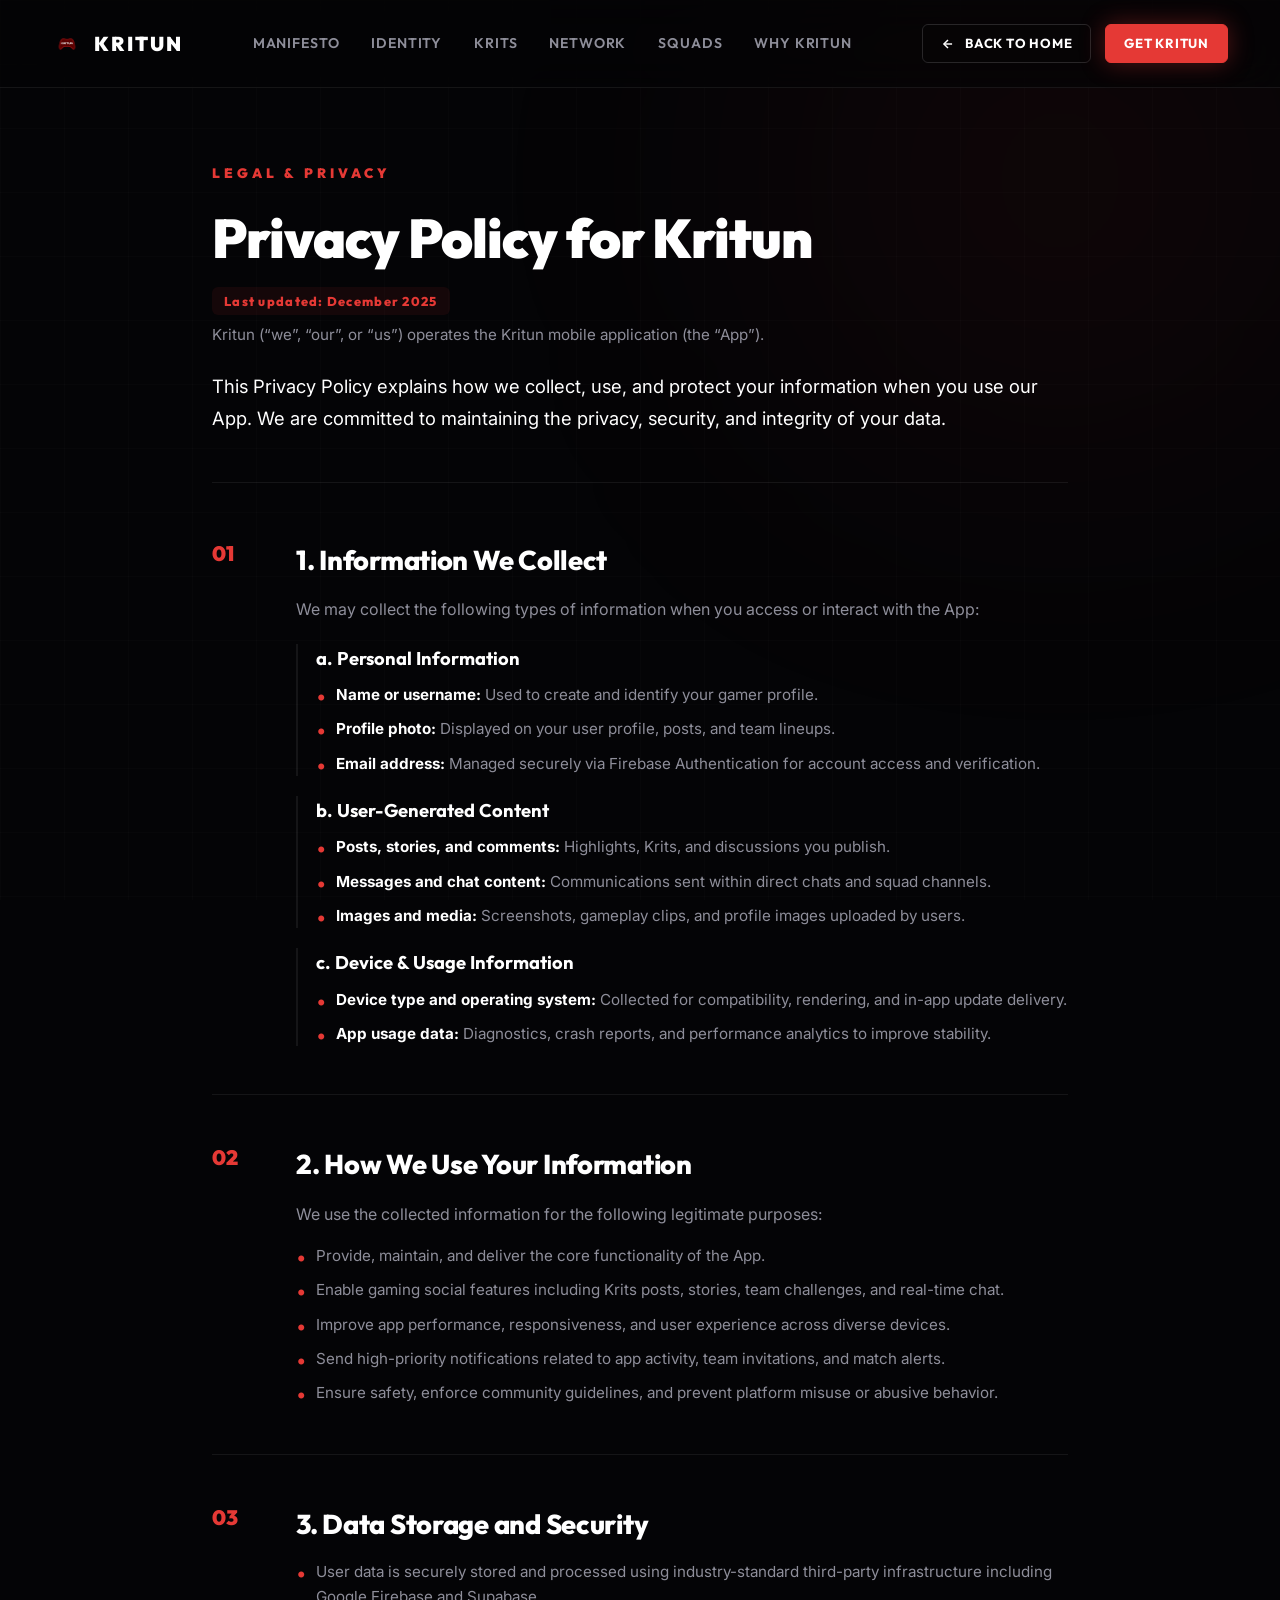
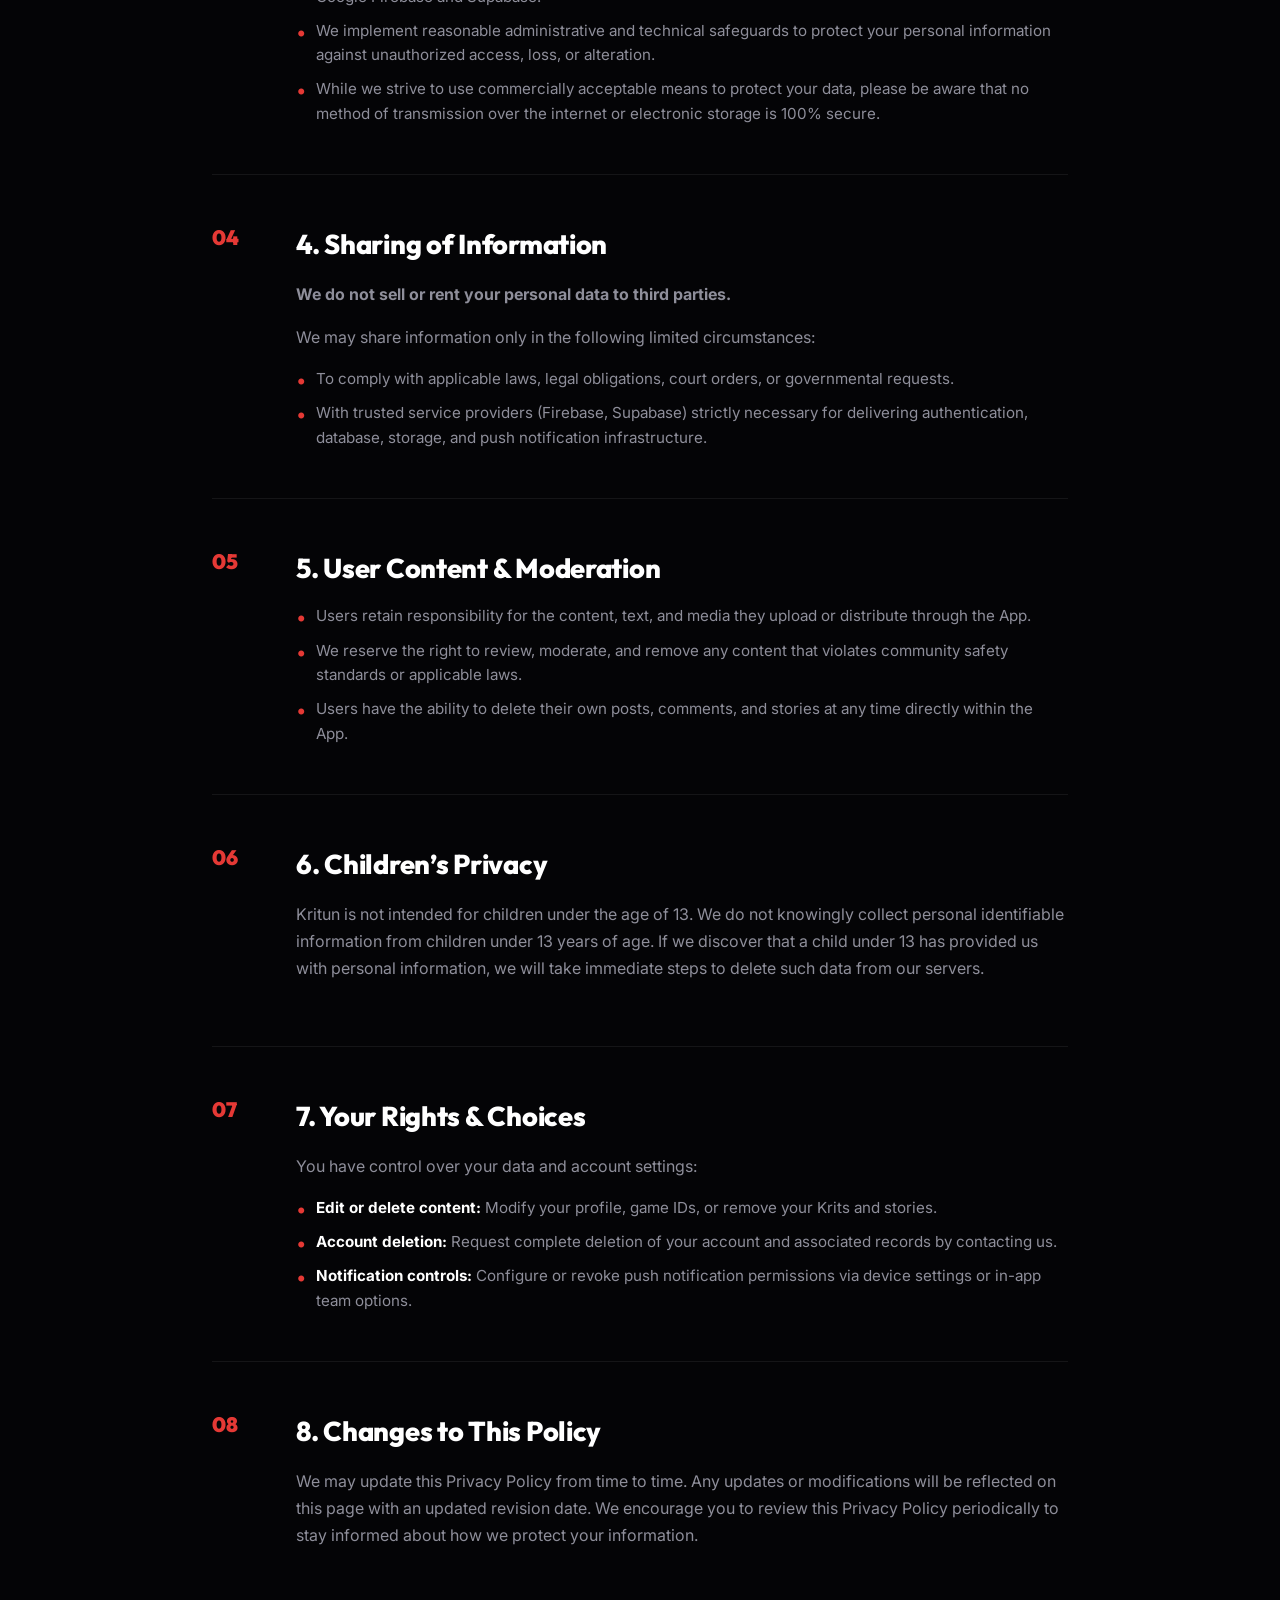
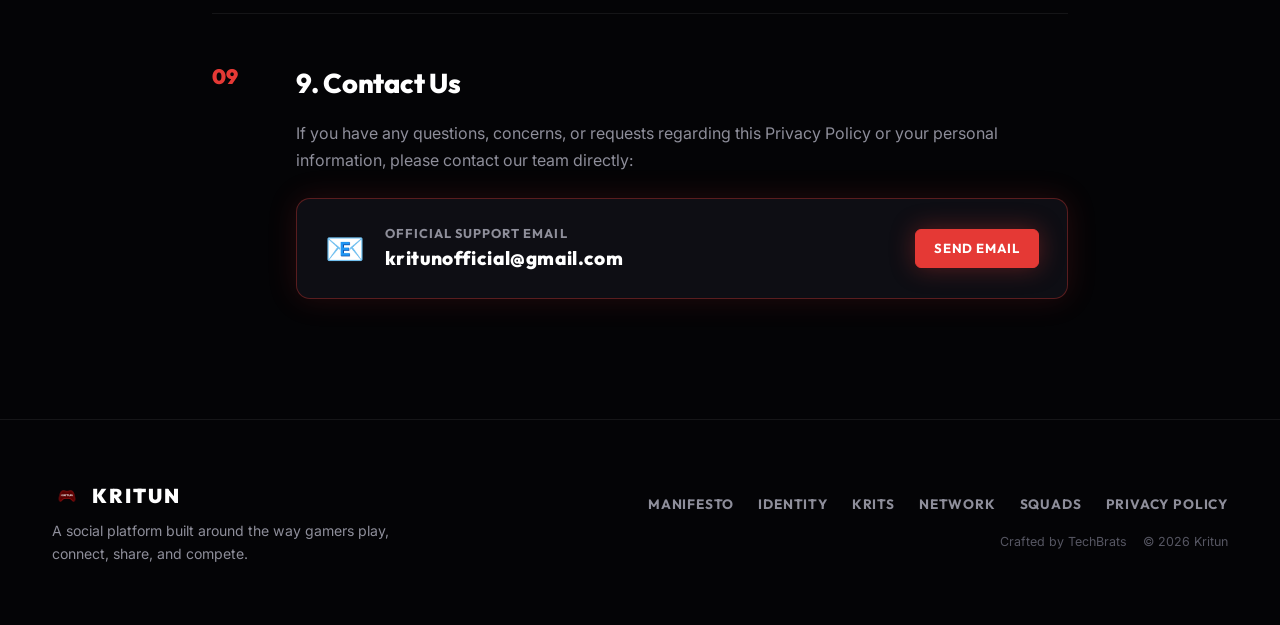
<file: privacy.html>
<!DOCTYPE html>
<html lang="en">
<head>
  <meta charset="UTF-8">
  <meta name="viewport" content="width=device-width, initial-scale=1.0">
  <title>Privacy Policy — KRITUN</title>
  
  <!-- Meta Tags -->
  <meta name="description" content="Privacy Policy for Kritun mobile application. Learn how we collect, use, and protect your information.">
  <meta name="author" content="TechBrats">

  <!-- Favicon -->
  <link rel="icon" type="image/png" href="assets/logo.png">

  <!-- Typography: Google Fonts (Outfit & Inter) -->
  <link rel="preconnect" href="https://fonts.googleapis.com">
  <link rel="preconnect" href="https://fonts.gstatic.com" crossorigin>
  <link href="https://fonts.googleapis.com/css2?family=Outfit:wght@400;500;600;700;800;900&family=Inter:wght@300;400;500;600;700&display=swap" rel="stylesheet">

  <link rel="stylesheet" href="style.css">
</head>
<body>

  <!-- Ambient Cinematic Background Lighting -->
  <div class="ambient-glow glow-hero"></div>
  <div class="ambient-grid"></div>

  <!-- STICKY BRAND NAVIGATION -->
  <header class="navbar" id="navbar">
    <div class="container nav-container">
      <a href="index.html" class="nav-brand" aria-label="Kritun Home">
        <img src="assets/logo.png" alt="Kritun Logo" class="brand-logo-img">
        <span class="brand-name">KRITUN</span>
      </a>

      <nav class="nav-links" id="navLinks" aria-label="Main Navigation">
        <a href="index.html#manifesto" class="nav-item">Manifesto</a>
        <a href="index.html#identity" class="nav-item">Identity</a>
        <a href="index.html#krits" class="nav-item">Krits</a>
        <a href="index.html#network" class="nav-item">Network</a>
        <a href="index.html#squads" class="nav-item">Squads</a>
        <a href="index.html#why-kritun" class="nav-item">Why Kritun</a>
      </nav>

      <div class="nav-actions">
        <a href="index.html" class="btn btn-ghost btn-nav">
          <svg viewBox="0 0 24 24" width="14" height="14" fill="none" stroke="currentColor" stroke-width="2.5">
            <line x1="19" y1="12" x2="5" y2="12"></line>
            <polyline points="12 19 5 12 12 5"></polyline>
          </svg>
          <span>Back to Home</span>
        </a>

        <a href="https://play.google.com/store/apps/details?id=com.techbrats.kritun&pcampaignid=web_share" target="_blank" rel="noopener" class="btn btn-primary btn-nav">
          <span>Get Kritun</span>
        </a>

        <button class="mobile-menu-btn" id="mobileMenuBtn" aria-label="Open Menu" aria-expanded="false">
          <span></span>
          <span></span>
        </button>
      </div>
    </div>
  </header>

  <!-- FULLSCREEN MOBILE NAVIGATION -->
  <div class="mobile-nav-overlay" id="mobileNavOverlay" aria-hidden="true">
    <div class="mobile-nav-container">
      <div class="mobile-nav-top">
        <div class="nav-brand">
          <img src="assets/logo.png" alt="Kritun Logo" class="brand-logo-img">
          <span class="brand-name">KRITUN</span>
        </div>
        <button class="mobile-close-btn" id="mobileCloseBtn" aria-label="Close Menu">&times;</button>
      </div>

      <nav class="mobile-nav-list">
        <a href="index.html" class="mobile-link"><span>00</span> Home</a>
        <a href="index.html#manifesto" class="mobile-link"><span>01</span> Manifesto</a>
        <a href="index.html#identity" class="mobile-link"><span>02</span> Identity</a>
        <a href="index.html#krits" class="mobile-link"><span>03</span> Krits</a>
        <a href="index.html#network" class="mobile-link"><span>04</span> Network</a>
        <a href="index.html#squads" class="mobile-link"><span>05</span> Squads</a>
        <a href="privacy.html" class="mobile-link active"><span>07</span> Privacy Policy</a>
      </nav>

      <div class="mobile-nav-bottom">
        <a href="https://play.google.com/store/apps/details?id=com.techbrats.kritun&pcampaignid=web_share" target="_blank" rel="noopener" class="btn btn-primary btn-full">
          <span>Get Kritun on Google Play</span>
        </a>
      </div>
    </div>
  </div>

  <main class="legal-page-main">
    <div class="container legal-container">
      
      <!-- Legal Header -->
      <header class="legal-header reveal">
        <div class="brand-kicker">LEGAL & PRIVACY</div>
        <h1 class="legal-title">Privacy Policy for Kritun</h1>
        <div class="legal-meta">
          <span class="legal-date-badge">Last updated: December 2025</span>
          <span class="legal-entity">Kritun (“we”, “our”, or “us”) operates the Kritun mobile application (the “App”).</span>
        </div>
        <p class="legal-intro">
          This Privacy Policy explains how we collect, use, and protect your information when you use our App. We are committed to maintaining the privacy, security, and integrity of your data.
        </p>
      </header>

      <!-- Legal Content Sections -->
      <article class="legal-content">

        <!-- Section 1 -->
        <section class="legal-section reveal">
          <div class="section-num-tag">01</div>
          <div class="section-text-block">
            <h2>1. Information We Collect</h2>
            <p>We may collect the following types of information when you access or interact with the App:</p>
            
            <div class="legal-subsection">
              <h3>a. Personal Information</h3>
              <ul class="legal-bullet-list">
                <li><strong>Name or username:</strong> Used to create and identify your gamer profile.</li>
                <li><strong>Profile photo:</strong> Displayed on your user profile, posts, and team lineups.</li>
                <li><strong>Email address:</strong> Managed securely via Firebase Authentication for account access and verification.</li>
              </ul>
            </div>

            <div class="legal-subsection">
              <h3>b. User-Generated Content</h3>
              <ul class="legal-bullet-list">
                <li><strong>Posts, stories, and comments:</strong> Highlights, Krits, and discussions you publish.</li>
                <li><strong>Messages and chat content:</strong> Communications sent within direct chats and squad channels.</li>
                <li><strong>Images and media:</strong> Screenshots, gameplay clips, and profile images uploaded by users.</li>
              </ul>
            </div>

            <div class="legal-subsection">
              <h3>c. Device & Usage Information</h3>
              <ul class="legal-bullet-list">
                <li><strong>Device type and operating system:</strong> Collected for compatibility, rendering, and in-app update delivery.</li>
                <li><strong>App usage data:</strong> Diagnostics, crash reports, and performance analytics to improve stability.</li>
              </ul>
            </div>
          </div>
        </section>

        <!-- Section 2 -->
        <section class="legal-section reveal">
          <div class="section-num-tag">02</div>
          <div class="section-text-block">
            <h2>2. How We Use Your Information</h2>
            <p>We use the collected information for the following legitimate purposes:</p>
            <ul class="legal-bullet-list">
              <li>Provide, maintain, and deliver the core functionality of the App.</li>
              <li>Enable gaming social features including Krits posts, stories, team challenges, and real-time chat.</li>
              <li>Improve app performance, responsiveness, and user experience across diverse devices.</li>
              <li>Send high-priority notifications related to app activity, team invitations, and match alerts.</li>
              <li>Ensure safety, enforce community guidelines, and prevent platform misuse or abusive behavior.</li>
            </ul>
          </div>
        </section>

        <!-- Section 3 -->
        <section class="legal-section reveal">
          <div class="section-num-tag">03</div>
          <div class="section-text-block">
            <h2>3. Data Storage and Security</h2>
            <ul class="legal-bullet-list">
              <li>User data is securely stored and processed using industry-standard third-party infrastructure including Google Firebase and Supabase.</li>
              <li>We implement reasonable administrative and technical safeguards to protect your personal information against unauthorized access, loss, or alteration.</li>
              <li>While we strive to use commercially acceptable means to protect your data, please be aware that no method of transmission over the internet or electronic storage is 100% secure.</li>
            </ul>
          </div>
        </section>

        <!-- Section 4 -->
        <section class="legal-section reveal">
          <div class="section-num-tag">04</div>
          <div class="section-text-block">
            <h2>4. Sharing of Information</h2>
            <p><strong>We do not sell or rent your personal data to third parties.</strong></p>
            <p>We may share information only in the following limited circumstances:</p>
            <ul class="legal-bullet-list">
              <li>To comply with applicable laws, legal obligations, court orders, or governmental requests.</li>
              <li>With trusted service providers (Firebase, Supabase) strictly necessary for delivering authentication, database, storage, and push notification infrastructure.</li>
            </ul>
          </div>
        </section>

        <!-- Section 5 -->
        <section class="legal-section reveal">
          <div class="section-num-tag">05</div>
          <div class="section-text-block">
            <h2>5. User Content & Moderation</h2>
            <ul class="legal-bullet-list">
              <li>Users retain responsibility for the content, text, and media they upload or distribute through the App.</li>
              <li>We reserve the right to review, moderate, and remove any content that violates community safety standards or applicable laws.</li>
              <li>Users have the ability to delete their own posts, comments, and stories at any time directly within the App.</li>
            </ul>
          </div>
        </section>

        <!-- Section 6 -->
        <section class="legal-section reveal">
          <div class="section-num-tag">06</div>
          <div class="section-text-block">
            <h2>6. Children’s Privacy</h2>
            <p>
              Kritun is not intended for children under the age of 13. We do not knowingly collect personal identifiable information from children under 13 years of age. If we discover that a child under 13 has provided us with personal information, we will take immediate steps to delete such data from our servers.
            </p>
          </div>
        </section>

        <!-- Section 7 -->
        <section class="legal-section reveal">
          <div class="section-num-tag">07</div>
          <div class="section-text-block">
            <h2>7. Your Rights & Choices</h2>
            <p>You have control over your data and account settings:</p>
            <ul class="legal-bullet-list">
              <li><strong>Edit or delete content:</strong> Modify your profile, game IDs, or remove your Krits and stories.</li>
              <li><strong>Account deletion:</strong> Request complete deletion of your account and associated records by contacting us.</li>
              <li><strong>Notification controls:</strong> Configure or revoke push notification permissions via device settings or in-app team options.</li>
            </ul>
          </div>
        </section>

        <!-- Section 8 -->
        <section class="legal-section reveal">
          <div class="section-num-tag">08</div>
          <div class="section-text-block">
            <h2>8. Changes to This Policy</h2>
            <p>
              We may update this Privacy Policy from time to time. Any updates or modifications will be reflected on this page with an updated revision date. We encourage you to review this Privacy Policy periodically to stay informed about how we protect your information.
            </p>
          </div>
        </section>

        <!-- Section 9 -->
        <section class="legal-section contact-legal-section reveal">
          <div class="section-num-tag">09</div>
          <div class="section-text-block">
            <h2>9. Contact Us</h2>
            <p>If you have any questions, concerns, or requests regarding this Privacy Policy or your personal information, please contact our team directly:</p>
            
            <div class="contact-card">
              <div class="contact-icon">📧</div>
              <div class="contact-details">
                <span class="contact-label">Official Support Email</span>
                <a href="mailto:kritunofficial@gmail.com" class="contact-email">kritunofficial@gmail.com</a>
              </div>
              <a href="mailto:kritunofficial@gmail.com" class="btn btn-primary btn-sm">Send Email</a>
            </div>
          </div>
        </section>

      </article>

    </div>
  </main>

  <!-- FOOTER -->
  <footer class="footer">
    <div class="container footer-container">
      <div class="footer-left">
        <a href="index.html" class="footer-brand">
          <img src="assets/logo.png" alt="Kritun Logo" class="brand-logo-img">
          <span class="brand-name">KRITUN</span>
        </a>
        <p class="footer-tagline">A social platform built around the way gamers play, connect, share, and compete.</p>
      </div>

      <div class="footer-right">
        <div class="footer-nav">
          <a href="index.html#manifesto">Manifesto</a>
          <a href="index.html#identity">Identity</a>
          <a href="index.html#krits">Krits</a>
          <a href="index.html#network">Network</a>
          <a href="index.html#squads">Squads</a>
          <a href="privacy.html" class="text-crimson">Privacy Policy</a>
        </div>
        <div class="footer-meta">
          <span>Crafted by TechBrats</span>
          <span>&copy; <span id="copyrightYear"></span> Kritun</span>
        </div>
      </div>
    </div>
  </footer>

  <script src="script.js"></script>
</body>
</html>
</file>
<file: style.css>
/* ==========================================================================
   KRITUN — OFFICIAL BRAND CAMPAIGN & MOTION STYLESHEET
   Design Standard: Dark, Premium, Living, Editorial Gaming Identity, Minimal & Confident
   Includes Complete Privacy Policy Page & Multi-Layer Motion Engine
   ========================================================================== */

:root {
  /* Obsidian Base Palette */
  --bg-void: #040406;
  --bg-deep: #08080C;
  --bg-surface: #0E0E14;
  --bg-surface-elevated: #14141C;

  /* Brand Crimson Accent */
  --crimson: #E53935;
  --crimson-hover: #D32F2F;
  --crimson-glow: rgba(229, 57, 53, 0.28);
  --crimson-subtle: rgba(229, 57, 53, 0.08);

  /* Subtle Cyber Accents */
  --cyan-accent: #00E5FF;
  --cyan-subtle: rgba(0, 229, 255, 0.08);

  /* Borders & Rules */
  --border-hairline: rgba(255, 255, 255, 0.07);
  --border-light: rgba(255, 255, 255, 0.14);
  --border-crimson: rgba(229, 57, 53, 0.35);

  /* Typography */
  --text-pure: #FFFFFF;
  --text-muted: #8E8E9A;
  --text-subtle: #565662;

  --font-display: 'Outfit', -apple-system, BlinkMacSystemFont, sans-serif;
  --font-body: 'Inter', -apple-system, BlinkMacSystemFont, sans-serif;

  /* Motion & Easing */
  --ease-editorial: cubic-bezier(0.16, 1, 0.3, 1);
  --ease-bounce: cubic-bezier(0.34, 1.56, 0.64, 1);
  --trans-fast: 0.2s ease;
  --trans-smooth: 0.5s var(--ease-editorial);
}

/* ==========================================================================
   RESET & FOUNDATION
   ========================================================================== */

*, *::before, *::after {
  box-sizing: border-box;
  margin: 0;
  padding: 0;
}

html {
  scroll-behavior: smooth;
  background-color: var(--bg-void);
  color: var(--text-pure);
  font-family: var(--font-body);
  font-size: 16px;
  line-height: 1.6;
  -webkit-font-smoothing: antialiased;
  -moz-osx-font-smoothing: grayscale;
  overflow-x: hidden;
}

body {
  background-color: var(--bg-void);
  color: var(--text-pure);
  min-height: 100vh;
  position: relative;
  overflow-x: hidden;
}

a {
  text-decoration: none;
  color: inherit;
  transition: color var(--trans-fast);
}

button {
  border: none;
  outline: none;
  background: none;
  font-family: inherit;
  cursor: pointer;
}

img {
  max-width: 100%;
  height: auto;
  display: block;
}

.container {
  width: 100%;
  max-width: 1240px;
  margin: 0 auto;
  padding: 0 32px;
}

/* ==========================================================================
   LAYER 1 & 2: AMBIENT CINEMATIC MOTION, GRAIN & CURSOR GLOW
   ========================================================================== */

/* Film Grain Texture */
.film-grain {
  position: fixed;
  top: 0;
  left: 0;
  width: 100vw;
  height: 100vh;
  pointer-events: none;
  z-index: 99;
  opacity: 0.032;
  background-image: url("data:image/svg+xml,%3Csvg viewBox='0 0 200 200' xmlns='http://www.w3.org/2000/svg'%3E%3Cfilter id='noiseFilter'%3E%3CfeTurbulence type='fractalNoise' baseFrequency='0.8' numOctaves='3' stitchTiles='stitch'/%3E%3C/filter%3E%3Crect width='100%25' height='100%25' filter='url(%23noiseFilter)'/%3E%3C/svg%3E");
}

/* Cursor-Reactive Ambient Light (Desktop) */
.cursor-glow {
  position: fixed;
  width: 480px;
  height: 480px;
  border-radius: 50%;
  background: radial-gradient(circle, rgba(229, 57, 53, 0.12) 0%, rgba(255, 255, 255, 0.02) 40%, transparent 70%);
  filter: blur(40px);
  pointer-events: none;
  z-index: 1;
  opacity: 0;
  transform: translate3d(-50%, -50%, 0);
  transition: opacity 0.4s ease;
  will-change: transform, opacity;
}

.cursor-glow.active {
  opacity: 1;
}

/* Diagonal Slow-Moving Light Beams */
.ambient-beam {
  position: fixed;
  pointer-events: none;
  z-index: 0;
  filter: blur(90px);
  opacity: 0.12;
  border-radius: 50%;
  will-change: transform;
}

.ambient-beam.beam-1 {
  top: -20%;
  left: -10%;
  width: 800px;
  height: 400px;
  background: linear-gradient(135deg, var(--crimson), transparent 70%);
  animation: beamDrift1 24s ease-in-out infinite alternate;
}

.ambient-beam.beam-2 {
  bottom: 10%;
  right: -15%;
  width: 700px;
  height: 500px;
  background: linear-gradient(315deg, rgba(229, 57, 53, 0.8), transparent 75%);
  animation: beamDrift2 28s ease-in-out infinite alternate;
}

@keyframes beamDrift1 {
  0% { transform: translate3d(0, 0, 0) rotate(0deg); }
  50% { transform: translate3d(150px, 80px, 0) rotate(15deg); }
  100% { transform: translate3d(60px, 200px, 0) rotate(-10deg); }
}

@keyframes beamDrift2 {
  0% { transform: translate3d(0, 0, 0) rotate(0deg); }
  50% { transform: translate3d(-120px, -90px, 0) rotate(-20deg); }
  100% { transform: translate3d(-40px, -180px, 0) rotate(12deg); }
}

/* Ambient Radial Glows & Grid */
.ambient-grid {
  position: fixed;
  top: 0;
  left: 0;
  width: 100vw;
  height: 100vh;
  background-image:
    linear-gradient(to right, rgba(255, 255, 255, 0.015) 1px, transparent 1px),
    linear-gradient(to bottom, rgba(255, 255, 255, 0.015) 1px, transparent 1px);
  background-size: 64px 64px;
  pointer-events: none;
  z-index: 0;
}

.ambient-glow {
  position: fixed;
  border-radius: 50%;
  filter: blur(160px);
  pointer-events: none;
  z-index: 0;
}

.glow-hero {
  top: -120px;
  right: -80px;
  width: 600px;
  height: 600px;
  background: radial-gradient(circle, rgba(229, 57, 53, 0.16) 0%, transparent 70%);
  animation: heroPulse 8s ease-in-out infinite alternate;
}

.glow-mid {
  top: 50%;
  left: -150px;
  width: 550px;
  height: 550px;
  background: radial-gradient(circle, rgba(229, 57, 53, 0.08) 0%, transparent 70%);
}

@keyframes heroPulse {
  0% { transform: scale(1); opacity: 0.14; }
  100% { transform: scale(1.15); opacity: 0.22; }
}

/* ==========================================================================
   LAYER 3: SCROLL PROGRESS INDICATOR
   ========================================================================== */

/* Mobile Top Progress Bar */
.mobile-progress-bar {
  position: fixed;
  top: 0;
  left: 0;
  width: 0%;
  height: 2px;
  background: var(--crimson);
  box-shadow: 0 0 10px var(--crimson);
  z-index: 102;
  transition: width 0.1s linear;
}

/* Desktop Vertical Left Rail */
.scroll-rail {
  position: fixed;
  left: 28px;
  top: 50%;
  transform: translateY(-50%);
  z-index: 90;
  display: flex;
  align-items: center;
  gap: 14px;
  pointer-events: none;
  opacity: 0.85;
}

.rail-track {
  width: 2px;
  height: 140px;
  background: rgba(255, 255, 255, 0.1);
  border-radius: 2px;
  position: relative;
  overflow: hidden;
}

.rail-fill {
  position: absolute;
  top: 0;
  left: 0;
  width: 100%;
  height: 0%;
  background: var(--crimson);
  box-shadow: 0 0 8px var(--crimson);
  transition: height 0.15s ease-out;
}

.rail-indicator {
  position: absolute;
  top: 0;
  left: -3px;
  width: 8px;
  height: 8px;
  border-radius: 50%;
  background: #FFFFFF;
  box-shadow: 0 0 12px var(--crimson);
  transform: translateY(0);
  transition: transform 0.15s ease-out;
}

.rail-counter {
  font-family: var(--font-display);
  font-size: 0.65rem;
  font-weight: 800;
  letter-spacing: 0.18em;
  color: var(--text-muted);
  writing-mode: vertical-rl;
  transform: rotate(180deg);
  transition: color var(--trans-fast);
}

@media (max-width: 1100px) {
  .scroll-rail {
    display: none;
  }
}

/* ==========================================================================
   NAVIGATION
   ========================================================================== */

.navbar {
  position: fixed;
  top: 0;
  left: 0;
  width: 100%;
  z-index: 100;
  padding: 24px 0;
  background: rgba(4, 4, 6, 0.6);
  backdrop-filter: blur(20px);
  -webkit-backdrop-filter: blur(20px);
  border-bottom: 1px solid var(--border-hairline);
  transition: padding var(--trans-fast), background var(--trans-fast), transform 0.3s ease;
}

.navbar.scrolled {
  padding: 14px 0;
  background: rgba(4, 4, 6, 0.94);
  border-bottom-color: var(--border-light);
}

.navbar.nav-hidden {
  transform: translateY(-100%);
}

.nav-container {
  display: flex;
  align-items: center;
  justify-content: space-between;
}

.nav-brand {
  display: flex;
  align-items: center;
  gap: 12px;
}

.brand-logo-img {
  width: 30px;
  height: 30px;
  object-fit: contain;
  transition: transform 0.3s var(--ease-bounce);
}

.nav-brand:hover .brand-logo-img {
  transform: scale(1.1) rotate(6deg);
}

.brand-name {
  font-family: var(--font-display);
  font-weight: 900;
  font-size: 1.25rem;
  letter-spacing: 0.1em;
  color: #FFFFFF;
}

.nav-links {
  display: flex;
  align-items: center;
  gap: 32px;
}

.nav-item {
  position: relative;
  font-family: var(--font-display);
  font-size: 0.88rem;
  font-weight: 600;
  letter-spacing: 0.06em;
  text-transform: uppercase;
  color: var(--text-muted);
  transition: color var(--trans-fast);
  padding: 6px 0;
}

.nav-item::after {
  content: '';
  position: absolute;
  bottom: 0;
  left: 0;
  width: 0%;
  height: 2px;
  background: var(--crimson);
  transition: width 0.3s var(--ease-editorial);
}

.nav-item:hover {
  color: #FFFFFF;
}

.nav-item:hover::after,
.nav-item.active::after {
  width: 100%;
}

.nav-item.active {
  color: #FFFFFF;
}

.nav-actions {
  display: flex;
  align-items: center;
  gap: 14px;
}

.mobile-menu-btn {
  display: none;
  flex-direction: column;
  gap: 6px;
  width: 32px;
  padding: 4px;
}

.mobile-menu-btn span {
  display: block;
  height: 2px;
  width: 100%;
  background: #FFFFFF;
  border-radius: 2px;
  transition: transform 0.25s ease, opacity 0.25s ease;
}

/* Fullscreen Mobile Drawer */
.mobile-nav-overlay {
  position: fixed;
  top: 0;
  left: 0;
  width: 100vw;
  height: 100vh;
  background: var(--bg-void);
  z-index: 999;
  opacity: 0;
  pointer-events: none;
  transition: opacity 0.35s ease;
  display: flex;
  flex-direction: column;
}

.mobile-nav-overlay.open {
  opacity: 1;
  pointer-events: auto;
}

.mobile-nav-container {
  padding: 24px;
  display: flex;
  flex-direction: column;
  height: 100%;
}

.mobile-nav-top {
  display: flex;
  align-items: center;
  justify-content: space-between;
  padding-bottom: 24px;
  border-bottom: 1px solid var(--border-hairline);
}

.mobile-close-btn {
  font-size: 2.2rem;
  color: var(--text-muted);
  line-height: 1;
}

.mobile-nav-list {
  display: flex;
  flex-direction: column;
  gap: 24px;
  padding: 48px 0;
  flex: 1;
}

.mobile-link {
  font-family: var(--font-display);
  font-size: 1.75rem;
  font-weight: 800;
  letter-spacing: -0.02em;
  color: #FFFFFF;
  display: flex;
  align-items: baseline;
  gap: 16px;
}

.mobile-link span {
  font-size: 0.85rem;
  color: var(--crimson);
  font-weight: 700;
}

.mobile-link.active {
  color: var(--crimson);
}

.mobile-nav-bottom {
  padding-top: 24px;
  border-top: 1px solid var(--border-hairline);
}

/* ==========================================================================
   BUTTONS & MAGNETIC HOVER ENGINE
   ========================================================================== */

.btn {
  display: inline-flex;
  align-items: center;
  justify-content: center;
  gap: 10px;
  font-family: var(--font-display);
  font-weight: 700;
  letter-spacing: 0.06em;
  text-transform: uppercase;
  border-radius: 8px;
  padding: 12px 24px;
  font-size: 0.9rem;
  transition: background var(--trans-fast), border-color var(--trans-fast), box-shadow var(--trans-fast), transform 0.25s var(--ease-editorial);
  cursor: pointer;
  position: relative;
  will-change: transform;
}

.btn-arrow {
  transition: transform 0.25s var(--ease-editorial);
}

.btn:hover .btn-arrow {
  transform: translate(3px, -3px);
}

.btn-primary {
  background: var(--crimson);
  color: #FFFFFF;
  border: 1px solid var(--crimson);
  box-shadow: 0 0 24px rgba(229, 57, 53, 0.35);
}

.btn-primary:hover {
  background: var(--crimson-hover);
  border-color: var(--crimson-hover);
  box-shadow: 0 0 36px rgba(229, 57, 53, 0.6);
  transform: translateY(-2px);
}

.btn-ghost {
  background: transparent;
  color: #FFFFFF;
  border: 1px solid var(--border-light);
}

.btn-ghost:hover {
  background: rgba(255, 255, 255, 0.06);
  border-color: #FFFFFF;
  transform: translateY(-2px);
}

.btn-nav {
  padding: 8px 18px;
  font-size: 0.82rem;
  border-radius: 6px;
}

.btn-hero {
  padding: 16px 32px;
  font-size: 1rem;
}

.btn-sm {
  padding: 8px 18px;
  font-size: 0.82rem;
  border-radius: 6px;
}

.btn-full {
  width: 100%;
}

/* ==========================================================================
   01: HERO SECTION — LIVING BRAND COMPOSITION
   ========================================================================== */

.hero-section {
  padding-top: 180px;
  padding-bottom: 120px;
  position: relative;
  z-index: 2;
  border-bottom: 1px solid var(--border-hairline);
}

.hero-grid {
  display: grid;
  grid-template-columns: 1.2fr 0.8fr;
  gap: 60px;
  align-items: center;
}

.brand-kicker {
  display: inline-block;
  font-family: var(--font-display);
  font-size: 0.85rem;
  font-weight: 900;
  letter-spacing: 0.3em;
  color: var(--crimson);
  margin-bottom: 24px;
}

.hero-headline {
  font-family: var(--font-display);
  font-size: 4.8rem;
  font-weight: 900;
  line-height: 1.05;
  letter-spacing: -0.03em;
  margin-bottom: 28px;
}

.headline-row {
  display: block;
}

.hero-highlight {
  color: var(--crimson);
  text-shadow: 0 0 40px rgba(229, 57, 53, 0.4);
}

.hero-description {
  font-size: 1.25rem;
  color: var(--text-muted);
  max-width: 540px;
  margin-bottom: 44px;
  line-height: 1.6;
}

.hero-actions {
  display: flex;
  align-items: center;
  gap: 18px;
  flex-wrap: wrap;
}

/* Hero Living Geometric Mark */
.hero-visual {
  display: flex;
  justify-content: center;
  will-change: transform;
}

.hero-art-frame {
  position: relative;
  width: 100%;
  max-width: 440px;
  aspect-ratio: 1;
  background: radial-gradient(circle at center, #12121A 0%, var(--bg-deep) 75%);
  border: 1px solid var(--border-hairline);
  border-radius: 16px;
  display: flex;
  align-items: center;
  justify-content: center;
  overflow: hidden;
  box-shadow: 0 20px 60px rgba(0, 0, 0, 0.6);
}

.art-light-beam {
  position: absolute;
  top: -50%;
  left: 50%;
  width: 2px;
  height: 200%;
  background: linear-gradient(180deg, transparent, var(--crimson), transparent);
  transform: rotate(35deg);
  opacity: 0.4;
  animation: lightSweep 10s ease-in-out infinite;
}

@keyframes lightSweep {
  0%, 100% { transform: rotate(35deg) translate3d(-180px, 0, 0); opacity: 0.15; }
  50% { transform: rotate(35deg) translate3d(180px, 0, 0); opacity: 0.5; }
}

.art-crosshair {
  position: absolute;
  width: 12px;
  height: 12px;
  border-color: rgba(255, 255, 255, 0.2);
  border-style: solid;
}

.art-crosshair.top-left { top: 16px; left: 16px; border-width: 1px 0 0 1px; }
.art-crosshair.top-right { top: 16px; right: 16px; border-width: 1px 1px 0 0; }
.art-crosshair.bottom-left { bottom: 16px; left: 16px; border-width: 0 0 1px 1px; }
.art-crosshair.bottom-right { bottom: 16px; right: 16px; border-width: 0 1px 1px 0; }

.hero-emblem-wrapper {
  position: relative;
  display: flex;
  flex-direction: column;
  align-items: center;
  gap: 20px;
}

.hero-emblem-glow {
  position: absolute;
  width: 130px;
  height: 130px;
  border-radius: 50%;
  background: var(--crimson);
  filter: blur(40px);
  opacity: 0.35;
  animation: heroGlowPulse 5s ease-in-out infinite alternate;
}

@keyframes heroGlowPulse {
  0% { transform: scale(0.9); opacity: 0.25; }
  100% { transform: scale(1.2); opacity: 0.45; }
}

.emblem-layers {
  position: relative;
  width: 220px;
  height: 220px;
  display: flex;
  align-items: center;
  justify-content: center;
}

.emblem-svg-outer {
  position: absolute;
  width: 100%;
  height: 100%;
  animation: spinOuter 40s linear infinite;
  will-change: transform;
}

.emblem-svg-inner {
  position: absolute;
  width: 100%;
  height: 100%;
  animation: spinInner 25s linear infinite reverse;
  will-change: transform;
}

@keyframes spinOuter {
  from { transform: rotate(0deg); }
  to { transform: rotate(360deg); }
}

@keyframes spinInner {
  from { transform: rotate(0deg); }
  to { transform: rotate(360deg); }
}

.emblem-core-glyph {
  position: relative;
  width: 24px;
  height: 24px;
  display: flex;
  align-items: center;
  justify-content: center;
  z-index: 3;
}

.core-dot {
  width: 10px;
  height: 10px;
  border-radius: 50%;
  background: var(--crimson);
  box-shadow: 0 0 16px var(--crimson);
}

.core-ring {
  position: absolute;
  width: 26px;
  height: 26px;
  border-radius: 50%;
  border: 1.5px solid rgba(229, 57, 53, 0.6);
  animation: coreRingPulse 3s ease-in-out infinite;
}

@keyframes coreRingPulse {
  0%, 100% { transform: scale(1); opacity: 0.6; }
  50% { transform: scale(1.5); opacity: 0.1; }
}

.emblem-caption {
  display: flex;
  flex-direction: column;
  align-items: center;
  gap: 4px;
  font-family: var(--font-display);
  font-size: 0.72rem;
  font-weight: 800;
  letter-spacing: 0.15em;
  color: var(--text-muted);
}

.emblem-code {
  color: var(--crimson);
}

/* ==========================================================================
   02: THE MANIFESTO (INTERACTIVE SEQUENTIAL FLOW)
   ========================================================================== */

.manifesto-section {
  padding: 120px 0;
  position: relative;
  z-index: 2;
  border-bottom: 1px solid var(--border-hairline);
}

.editorial-header {
  margin-bottom: 64px;
}

.editorial-num {
  display: block;
  font-family: var(--font-display);
  font-size: 0.8rem;
  font-weight: 900;
  letter-spacing: 0.25em;
  color: var(--crimson);
  margin-bottom: 16px;
}

.editorial-title {
  font-family: var(--font-display);
  font-size: 3.6rem;
  font-weight: 900;
  line-height: 1.1;
  letter-spacing: -0.02em;
}

.editorial-line {
  width: 100%;
  height: 1px;
  background: linear-gradient(90deg, var(--crimson) 0%, rgba(255, 255, 255, 0.1) 60%, transparent 100%);
  margin-top: 24px;
  transform-origin: left;
}

.text-glow {
  color: #FFFFFF;
  text-shadow: 0 0 30px rgba(255, 255, 255, 0.2);
}

.manifesto-flow {
  display: grid;
  grid-template-columns: repeat(4, 1fr);
  gap: 32px;
}

.manifesto-pillar {
  padding: 32px 20px 32px 0;
  border-top: 1px solid var(--border-hairline);
  position: relative;
  transition: border-color 0.4s ease, transform 0.4s var(--ease-editorial), opacity 0.4s ease;
}

.pillar-indicator {
  position: absolute;
  top: -1px;
  left: 0;
  width: 0%;
  height: 2px;
  background: var(--crimson);
  box-shadow: 0 0 12px var(--crimson);
  transition: width 0.5s var(--ease-editorial);
}

.manifesto-pillar:hover .pillar-indicator,
.manifesto-pillar.active-pillar .pillar-indicator,
.pillar-indicator.active-ind {
  width: 100%;
}

.pillar-label {
  display: block;
  font-family: var(--font-display);
  font-size: 0.75rem;
  font-weight: 800;
  letter-spacing: 0.15em;
  color: var(--text-subtle);
  margin-bottom: 16px;
  transition: color var(--trans-fast);
}

.pillar-label.red {
  color: var(--crimson);
}

.manifesto-pillar h3 {
  font-family: var(--font-display);
  font-size: 1.6rem;
  font-weight: 800;
  margin-bottom: 12px;
  transition: color var(--trans-fast);
}

.manifesto-pillar p {
  font-size: 0.95rem;
  color: var(--text-muted);
  line-height: 1.6;
}

.manifesto-pillar:hover,
.manifesto-pillar.active-pillar {
  transform: translateY(-4px);
}

.manifesto-pillar:hover h3,
.manifesto-pillar.active-pillar h3 {
  color: #FFFFFF;
}

.manifesto-pillar.highlight-pillar {
  border-top-color: var(--crimson);
}

/* ==========================================================================
   03: GAMER IDENTITY (ORBITAL LIVING GRAPHIC)
   ========================================================================== */

.identity-section {
  padding: 120px 0;
  position: relative;
  z-index: 2;
  border-bottom: 1px solid var(--border-hairline);
}

.identity-layout {
  display: grid;
  grid-template-columns: 1.1fr 0.9fr;
  gap: 80px;
  align-items: center;
}

.text-crimson {
  color: var(--crimson);
}

.editorial-lead {
  font-size: 1.25rem;
  color: var(--text-muted);
  max-width: 580px;
  line-height: 1.6;
  margin-top: 20px;
  margin-bottom: 40px;
}

.identity-motifs {
  display: flex;
  flex-direction: column;
  gap: 28px;
}

.motif-item {
  padding-left: 20px;
  border-left: 2px solid var(--border-hairline);
  transition: border-color 0.3s ease, transform 0.3s var(--ease-editorial);
}

.motif-item:hover {
  border-left-color: var(--crimson);
  transform: translateX(6px);
}

.motif-tag {
  display: block;
  font-family: var(--font-display);
  font-size: 0.8rem;
  font-weight: 800;
  letter-spacing: 0.12em;
  color: #FFFFFF;
  margin-bottom: 6px;
}

.motif-item p {
  font-size: 0.95rem;
  color: var(--text-muted);
  line-height: 1.5;
}

/* Abstract Identity Orbital Visual */
.identity-visual {
  display: flex;
  justify-content: center;
  will-change: transform;
}

.abstract-silhouette-art {
  position: relative;
  width: 100%;
  max-width: 440px;
  aspect-ratio: 1;
  background: radial-gradient(circle at center, #101018 0%, var(--bg-void) 70%);
  border: 1px solid var(--border-hairline);
  border-radius: 50%;
  display: flex;
  align-items: center;
  justify-content: center;
  box-shadow: 0 20px 60px rgba(0, 0, 0, 0.6);
}

.silhouette-ring {
  position: absolute;
  border-radius: 50%;
  will-change: transform;
}

.silhouette-ring.outer-spin {
  width: 85%;
  height: 85%;
  border: 1px dashed rgba(255, 255, 255, 0.1);
  animation: spinOuter 35s linear infinite;
}

.silhouette-ring.inner-spin {
  width: 60%;
  height: 60%;
  border: 1px solid rgba(229, 57, 53, 0.25);
  animation: spinInner 20s linear infinite reverse;
}

.tactical-crosshair-box {
  position: relative;
  display: flex;
  align-items: center;
  justify-content: center;
}

.cross-line {
  position: absolute;
  background: rgba(255, 255, 255, 0.12);
}

.cross-line.h-line { width: 140px; height: 1px; }
.cross-line.v-line { width: 1px; height: 140px; }

.badge-emblem {
  position: relative;
  z-index: 2;
  background: var(--bg-surface);
  border: 1px solid var(--border-crimson);
  padding: 12px 20px;
  border-radius: 8px;
  display: flex;
  align-items: center;
  gap: 10px;
  box-shadow: 0 0 30px rgba(229, 57, 53, 0.2);
  transition: transform 0.3s var(--ease-editorial);
}

.badge-emblem:hover {
  transform: scale(1.05);
}

.badge-symbol {
  color: var(--crimson);
  font-size: 1rem;
}

.badge-text {
  font-family: var(--font-display);
  font-size: 0.78rem;
  font-weight: 800;
  letter-spacing: 0.1em;
}

.identity-tags-orbit {
  position: absolute;
  width: 100%;
  height: 100%;
  pointer-events: none;
}

.orbit-chip {
  position: absolute;
  font-family: var(--font-display);
  font-size: 0.68rem;
  font-weight: 800;
  letter-spacing: 0.1em;
  color: var(--text-muted);
  background: var(--bg-surface);
  border: 1px solid var(--border-hairline);
  padding: 4px 10px;
  border-radius: 4px;
  transition: transform 0.4s var(--ease-editorial);
}

.orbit-chip.pos-1 { top: 12%; left: 18%; }
.orbit-chip.pos-2 { bottom: 18%; left: 8%; }
.orbit-chip.pos-3 { top: 42%; right: 4%; }

/* ==========================================================================
   04: KRITS (LIVING CINEMATIC SHOWCASE)
   ========================================================================== */

.krits-section {
  padding: 120px 0;
  position: relative;
  z-index: 2;
  border-bottom: 1px solid var(--border-hairline);
}

.text-center {
  text-align: center;
}

.editorial-desc {
  font-size: 1.15rem;
  color: var(--text-muted);
  max-width: 620px;
  margin: 16px auto 0 auto;
  line-height: 1.6;
}

.cinematic-showcase {
  margin-top: 60px;
}

.cinematic-frame {
  background: #09090E;
  border: 1px solid var(--border-hairline);
  border-radius: 12px;
  overflow: hidden;
  box-shadow: 0 30px 80px rgba(0, 0, 0, 0.8);
  position: relative;
}

/* Subtle HUD Scanline Beam */
.hud-scanline {
  position: absolute;
  top: 0;
  left: 0;
  width: 100%;
  height: 2px;
  background: linear-gradient(90deg, transparent, rgba(229, 57, 53, 0.4), var(--cyan-accent), transparent);
  box-shadow: 0 0 12px rgba(229, 57, 53, 0.5);
  pointer-events: none;
  z-index: 3;
  animation: scanlineMove 8s linear infinite;
}

@keyframes scanlineMove {
  0% { transform: translateY(-100%); opacity: 0; }
  10% { opacity: 0.8; }
  90% { opacity: 0.8; }
  100% { transform: translateY(460px); opacity: 0; }
}

.frame-letterbox {
  background: #040407;
  padding: 14px 24px;
  display: flex;
  align-items: center;
  justify-content: space-between;
  font-family: var(--font-display);
  font-size: 0.75rem;
  font-weight: 800;
  letter-spacing: 0.12em;
  color: var(--text-subtle);
  border-bottom: 1px solid var(--border-hairline);
}

.frame-letterbox.bottom {
  border-bottom: none;
  border-top: 1px solid var(--border-hairline);
  justify-content: flex-start;
  gap: 24px;
}

.rec-wrapper {
  display: flex;
  align-items: center;
  gap: 8px;
}

.rec-dot {
  width: 8px;
  height: 8px;
  border-radius: 50%;
  background: var(--crimson);
  box-shadow: 0 0 10px var(--crimson);
  animation: blinkRec 1.8s infinite ease-in-out;
}

.rec-label {
  color: var(--crimson);
  font-weight: 900;
  letter-spacing: 0.1em;
}

@keyframes blinkRec {
  0%, 100% { opacity: 1; transform: scale(1); }
  50% { opacity: 0.3; transform: scale(0.85); }
}

.frame-center-art {
  height: 320px;
  position: relative;
  display: flex;
  align-items: center;
  justify-content: center;
  background: radial-gradient(circle at center, #14141E 0%, #08080C 80%);
  overflow: hidden;
}

.clutch-title-display {
  text-align: center;
  z-index: 2;
}

.clutch-tag {
  display: inline-block;
  font-family: var(--font-display);
  font-size: 0.75rem;
  font-weight: 900;
  letter-spacing: 0.25em;
  color: var(--crimson);
  margin-bottom: 12px;
}

.clutch-main-title {
  font-family: var(--font-display);
  font-size: 2.8rem;
  font-weight: 900;
  letter-spacing: -0.02em;
  margin-bottom: 8px;
}

.clutch-sub {
  font-size: 0.85rem;
  color: var(--text-muted);
  letter-spacing: 0.15em;
  text-transform: uppercase;
}

.hud-bracket {
  position: absolute;
  width: 40px;
  height: 60px;
  border-color: rgba(229, 57, 53, 0.35);
  border-style: solid;
  animation: bracketBreath 4s ease-in-out infinite alternate;
}

.hud-bracket.left { left: 15%; border-width: 2px 0 2px 2px; }
.hud-bracket.right { right: 15%; border-width: 2px 2px 2px 0; }

@keyframes bracketBreath {
  0% { transform: scale(1); opacity: 0.5; }
  100% { transform: scale(1.08); opacity: 0.9; }
}

.hud-cross {
  position: absolute;
  font-size: 1.2rem;
  color: rgba(255, 255, 255, 0.15);
}

.hud-cross.top-c { top: 20%; }
.hud-cross.bottom-c { bottom: 20%; }

.frame-tag-item {
  color: var(--text-muted);
}

/* ==========================================================================
   05: NETWORK CONSTELLATION (LIVING PLAYER GRAPH)
   ========================================================================== */

.network-section {
  padding: 120px 0;
  position: relative;
  z-index: 2;
  border-bottom: 1px solid var(--border-hairline);
}

.network-layout {
  display: grid;
  grid-template-columns: 1fr 1fr;
  gap: 80px;
  align-items: center;
}

.network-points {
  display: flex;
  flex-direction: column;
  gap: 28px;
}

.net-point strong {
  display: block;
  font-family: var(--font-display);
  font-size: 1.15rem;
  font-weight: 700;
  color: #FFFFFF;
  margin-bottom: 6px;
}

.net-point p {
  font-size: 0.95rem;
  color: var(--text-muted);
  line-height: 1.5;
}

.network-visual {
  display: flex;
  justify-content: center;
  will-change: transform;
}

.network-constellation {
  position: relative;
  width: 100%;
  max-width: 480px;
  aspect-ratio: 1;
  display: flex;
  align-items: center;
  justify-content: center;
}

#networkCanvas {
  width: 100%;
  height: 100%;
  display: block;
  border-radius: 50%;
}

.network-center-pulse {
  position: absolute;
  background: var(--bg-surface);
  border: 1px solid var(--border-crimson);
  border-radius: 50%;
  width: 100px;
  height: 100px;
  display: flex;
  flex-direction: column;
  align-items: center;
  justify-content: center;
  box-shadow: 0 0 35px rgba(229, 57, 53, 0.3);
  font-family: var(--font-display);
  font-weight: 900;
  font-size: 0.9rem;
  letter-spacing: 0.08em;
  z-index: 2;
}

.network-center-pulse small {
  font-size: 0.6rem;
  color: var(--crimson);
  letter-spacing: 0.12em;
}

.pulse-beacon {
  position: absolute;
  width: 100%;
  height: 100%;
  border-radius: 50%;
  border: 1px solid var(--crimson);
  animation: beaconWave 2.8s cubic-bezier(0.1, 0.7, 0.4, 1) infinite;
  pointer-events: none;
}

@keyframes beaconWave {
  0% { transform: scale(1); opacity: 0.8; }
  100% { transform: scale(2.2); opacity: 0; }
}

/* ==========================================================================
   06: SQUADS (SEQUENTIAL LINEUP SEQUENCE)
   ========================================================================== */

.squads-section {
  padding: 120px 0;
  position: relative;
  z-index: 2;
  border-bottom: 1px solid var(--border-hairline);
}

.tactical-lineup-array {
  display: grid;
  grid-template-columns: repeat(4, 1fr);
  gap: 24px;
  margin-top: 64px;
}

.tactical-role-column {
  background: var(--bg-surface);
  border: 1px solid var(--border-hairline);
  border-radius: 12px;
  padding: 36px 28px;
  position: relative;
  transition: all var(--trans-smooth);
}

.role-line-indicator {
  position: absolute;
  top: 0;
  left: 0;
  width: 0%;
  height: 2px;
  background: var(--crimson);
  box-shadow: 0 0 10px var(--crimson);
  transition: width 0.4s var(--ease-editorial);
}

.tactical-role-column:hover .role-line-indicator,
.tactical-role-column.active-role .role-line-indicator {
  width: 100%;
}

.tactical-role-column:hover,
.tactical-role-column.active-role {
  background: var(--bg-surface-elevated);
  border-color: var(--border-crimson);
  transform: translateY(-6px);
  box-shadow: 0 16px 36px rgba(0, 0, 0, 0.6);
}

.tactical-role-column.highlight-role {
  border-color: var(--border-crimson);
  background: linear-gradient(180deg, var(--bg-surface) 0%, rgba(229, 57, 53, 0.05) 100%);
}

.role-emblem {
  font-family: var(--font-display);
  font-size: 1.5rem;
  font-weight: 900;
  color: var(--text-subtle);
  margin-bottom: 18px;
  transition: color var(--trans-fast);
}

.role-emblem.red,
.tactical-role-column:hover .role-emblem,
.tactical-role-column.active-role .role-emblem {
  color: var(--crimson);
}

.role-code {
  display: block;
  font-family: var(--font-display);
  font-size: 0.72rem;
  font-weight: 800;
  letter-spacing: 0.15em;
  color: var(--text-muted);
  margin-bottom: 8px;
  transition: color var(--trans-fast);
}

.role-code.red,
.tactical-role-column:hover .role-code,
.tactical-role-column.active-role .role-code {
  color: var(--crimson);
}

.tactical-role-column h4 {
  font-family: var(--font-display);
  font-size: 1.4rem;
  font-weight: 800;
  margin-bottom: 12px;
}

.tactical-role-column p {
  font-size: 0.9rem;
  color: var(--text-muted);
  line-height: 1.6;
}

/* ==========================================================================
   07: COMMUNITY MANTRA (HORIZONTAL SCROLL MARQUEE)
   ========================================================================== */

.mantra-section {
  padding: 90px 0;
  background: #050508;
  border-bottom: 1px solid var(--border-hairline);
  overflow: hidden;
  position: relative;
}

.horizontal-marquee-container {
  width: 100%;
  overflow: hidden;
}

.horizontal-marquee-track {
  display: flex;
  white-space: nowrap;
  width: max-content;
  will-change: transform;
}

.mantra-banner {
  display: flex;
  align-items: center;
  gap: 40px;
}

.mantra-word {
  font-family: var(--font-display);
  font-size: 4rem;
  font-weight: 900;
  letter-spacing: 0.06em;
  transition: color 0.3s ease;
}

.mantra-dot {
  font-size: 2.4rem;
  color: var(--text-subtle);
}

/* ==========================================================================
   08: WHY KRITUN (EDITORIAL MANIFESTO)
   ========================================================================== */

.why-section {
  padding: 120px 0;
  position: relative;
  z-index: 2;
  border-bottom: 1px solid var(--border-hairline);
}

.editorial-statements {
  display: flex;
  flex-direction: column;
  gap: 60px;
  margin-top: 48px;
}

.statement-row {
  display: grid;
  grid-template-columns: 120px 1fr;
  gap: 40px;
  padding-bottom: 60px;
  border-bottom: 1px solid var(--border-hairline);
  transition: transform 0.3s var(--ease-editorial);
}

.statement-row:hover {
  transform: translateX(8px);
}

.statement-row:last-child {
  border-bottom: none;
  padding-bottom: 0;
}

.statement-num {
  font-family: var(--font-display);
  font-size: 2.2rem;
  font-weight: 900;
  color: var(--crimson);
}

.statement-body h3 {
  font-family: var(--font-display);
  font-size: 1.8rem;
  font-weight: 800;
  letter-spacing: -0.01em;
  margin-bottom: 14px;
}

.statement-body p {
  font-size: 1.1rem;
  color: var(--text-muted);
  line-height: 1.7;
  max-width: 820px;
}

/* ==========================================================================
   09: FINAL DOWNLOAD SECTION (CLIMAX)
   ========================================================================== */

.download-section {
  padding: 140px 0;
  position: relative;
  z-index: 2;
}

.download-canvas {
  background: radial-gradient(circle at center, #14141E 0%, var(--bg-void) 85%);
  border: 1px solid var(--border-hairline);
  border-radius: 24px;
  padding: 100px 48px;
  text-align: center;
  position: relative;
  overflow: hidden;
  box-shadow: 0 0 80px rgba(229, 57, 53, 0.12);
}

.download-canvas::before {
  content: '';
  position: absolute;
  top: 0;
  left: 50%;
  transform: translateX(-50%);
  width: 440px;
  height: 2px;
  background: linear-gradient(90deg, transparent, var(--crimson), transparent);
}

.download-headline {
  font-family: var(--font-display);
  font-size: 3.8rem;
  font-weight: 900;
  line-height: 1.1;
  letter-spacing: -0.02em;
  margin: 16px auto 44px auto;
  max-width: 780px;
}

.download-actions {
  display: flex;
  align-items: center;
  justify-content: center;
  gap: 20px;
  flex-wrap: wrap;
}

/* ==========================================================================
   10: LEGAL & PRIVACY POLICY PAGE
   ========================================================================== */

.legal-page-main {
  padding-top: 160px;
  padding-bottom: 120px;
  position: relative;
  z-index: 2;
}

.legal-container {
  max-width: 920px;
}

.legal-header {
  padding-bottom: 48px;
  border-bottom: 1px solid var(--border-hairline);
  margin-bottom: 56px;
}

.legal-title {
  font-family: var(--font-display);
  font-size: 3.4rem;
  font-weight: 900;
  line-height: 1.1;
  letter-spacing: -0.02em;
  margin-bottom: 18px;
}

.legal-meta {
  display: flex;
  flex-direction: column;
  gap: 8px;
  margin-bottom: 24px;
}

.legal-date-badge {
  display: inline-block;
  font-family: var(--font-display);
  font-size: 0.8rem;
  font-weight: 800;
  letter-spacing: 0.1em;
  color: var(--crimson);
  background: var(--crimson-subtle);
  padding: 4px 12px;
  border-radius: 6px;
  width: fit-content;
}

.legal-entity {
  font-size: 0.95rem;
  color: var(--text-muted);
}

.legal-intro {
  font-size: 1.15rem;
  color: var(--text-pure);
  line-height: 1.7;
}

.legal-content {
  display: flex;
  flex-direction: column;
  gap: 48px;
}

.legal-section {
  display: grid;
  grid-template-columns: 60px 1fr;
  gap: 24px;
  padding-bottom: 48px;
  border-bottom: 1px solid var(--border-hairline);
}

.legal-section:last-child {
  border-bottom: none;
  padding-bottom: 0;
}

.section-num-tag {
  font-family: var(--font-display);
  font-size: 1.3rem;
  font-weight: 900;
  color: var(--crimson);
  line-height: 1.4;
}

.section-text-block h2 {
  font-family: var(--font-display);
  font-size: 1.7rem;
  font-weight: 800;
  letter-spacing: -0.01em;
  margin-bottom: 14px;
}

.section-text-block p {
  font-size: 1rem;
  color: var(--text-muted);
  line-height: 1.7;
  margin-bottom: 16px;
}

.legal-subsection {
  margin-top: 20px;
  padding-left: 18px;
  border-left: 2px solid var(--border-hairline);
}

.legal-subsection h3 {
  font-family: var(--font-display);
  font-size: 1.15rem;
  font-weight: 700;
  margin-bottom: 10px;
  color: #FFFFFF;
}

.legal-bullet-list {
  list-style: none;
  display: flex;
  flex-direction: column;
  gap: 10px;
  margin-top: 10px;
}

.legal-bullet-list li {
  position: relative;
  padding-left: 20px;
  font-size: 0.95rem;
  color: var(--text-muted);
  line-height: 1.6;
}

.legal-bullet-list li::before {
  content: '•';
  position: absolute;
  left: 0;
  color: var(--crimson);
  font-size: 1.2rem;
  line-height: 1.4;
}

.legal-bullet-list strong {
  color: #FFFFFF;
}

/* Contact Card in Privacy Policy */
.contact-card {
  margin-top: 24px;
  background: var(--bg-surface);
  border: 1px solid var(--border-crimson);
  border-radius: 14px;
  padding: 24px 28px;
  display: flex;
  align-items: center;
  justify-content: space-between;
  flex-wrap: wrap;
  gap: 20px;
  box-shadow: 0 0 30px rgba(229, 57, 53, 0.15);
}

.contact-icon {
  font-size: 2rem;
}

.contact-details {
  flex: 1;
  display: flex;
  flex-direction: column;
}

.contact-label {
  font-size: 0.8rem;
  color: var(--text-muted);
  font-family: var(--font-display);
  font-weight: 700;
  letter-spacing: 0.08em;
  text-transform: uppercase;
}

.contact-email {
  font-family: var(--font-display);
  font-size: 1.2rem;
  font-weight: 800;
  color: #FFFFFF;
  letter-spacing: 0.02em;
  transition: color var(--trans-fast);
}

.contact-email:hover {
  color: var(--crimson);
}

/* ==========================================================================
   QR MODAL
   ========================================================================== */

.modal-backdrop {
  position: fixed;
  top: 0;
  left: 0;
  width: 100vw;
  height: 100vh;
  background: rgba(0, 0, 0, 0.88);
  backdrop-filter: blur(16px);
  -webkit-backdrop-filter: blur(16px);
  display: flex;
  align-items: center;
  justify-content: center;
  z-index: 999;
  opacity: 0;
  pointer-events: none;
  transition: opacity var(--trans-fast);
}

.modal-backdrop.open {
  opacity: 1;
  pointer-events: auto;
}

.modal-card {
  background: #0E0E14;
  border: 1px solid var(--border-light);
  border-radius: 20px;
  padding: 36px 28px;
  max-width: 360px;
  width: 90%;
  text-align: center;
  position: relative;
  box-shadow: 0 24px 60px rgba(0, 0, 0, 0.9);
  transform: scale(0.95);
  transition: transform 0.3s var(--ease-editorial);
}

.modal-backdrop.open .modal-card {
  transform: scale(1);
}

.modal-close-btn {
  position: absolute;
  top: 16px;
  right: 18px;
  font-size: 1.6rem;
  color: var(--text-muted);
}

.modal-close-btn:hover {
  color: #FFF;
}

.modal-logo {
  width: 36px;
  height: 36px;
  margin: 0 auto 12px auto;
}

.modal-card h3 {
  font-family: var(--font-display);
  font-size: 1.3rem;
  font-weight: 800;
  margin-bottom: 6px;
}

.modal-card p {
  font-size: 0.85rem;
  color: var(--text-muted);
  margin-bottom: 20px;
}

.qr-box {
  background: #08080C;
  padding: 14px;
  border-radius: 12px;
  border: 1px solid var(--border-hairline);
  width: fit-content;
  margin: 0 auto 20px auto;
}

.qr-image {
  display: block;
}

/* ==========================================================================
   FOOTER
   ========================================================================== */

.footer {
  background: var(--bg-void);
  border-top: 1px solid var(--border-hairline);
  padding: 60px 0;
  position: relative;
  z-index: 2;
}

.footer-container {
  display: flex;
  align-items: center;
  justify-content: space-between;
  flex-wrap: wrap;
  gap: 32px;
}

.footer-brand {
  display: flex;
  align-items: center;
  gap: 10px;
  margin-bottom: 8px;
}

.footer-tagline {
  color: var(--text-muted);
  font-size: 0.88rem;
  max-width: 380px;
}

.footer-right {
  display: flex;
  flex-direction: column;
  align-items: flex-end;
  gap: 16px;
}

.footer-nav {
  display: flex;
  gap: 24px;
  flex-wrap: wrap;
}

.footer-nav a {
  font-family: var(--font-display);
  font-size: 0.85rem;
  font-weight: 700;
  letter-spacing: 0.06em;
  text-transform: uppercase;
  color: var(--text-muted);
  transition: color var(--trans-fast);
}

.footer-nav a:hover {
  color: #FFFFFF;
}

.footer-meta {
  display: flex;
  gap: 16px;
  font-size: 0.78rem;
  color: var(--text-subtle);
}

/* ==========================================================================
   LAYER 5: ADVANCED SCROLL REVEAL ENGINE
   ========================================================================== */

.reveal-up {
  opacity: 0;
  transform: translate3d(0, 32px, 0);
  transition: opacity 0.8s var(--ease-editorial), transform 0.8s var(--ease-editorial);
  transition-delay: var(--delay, 0ms);
  will-change: transform, opacity;
}

.reveal-blur {
  opacity: 0;
  filter: blur(8px);
  transform: scale(0.96);
  transition: opacity 0.8s var(--ease-editorial), filter 0.8s var(--ease-editorial), transform 0.8s var(--ease-editorial);
  transition-delay: var(--delay, 0ms);
  will-change: transform, opacity, filter;
}

.reveal-scale {
  opacity: 0;
  transform: scale(0.92);
  transition: opacity 0.9s var(--ease-editorial), transform 0.9s var(--ease-editorial);
  transition-delay: var(--delay, 0ms);
  will-change: transform, opacity;
}

.reveal-left {
  opacity: 0;
  transform: translate3d(-30px, 0, 0);
  transition: opacity 0.8s var(--ease-editorial), transform 0.8s var(--ease-editorial);
  transition-delay: var(--delay, 0ms);
  will-change: transform, opacity;
}

.reveal-line {
  transform: scaleX(0);
  transition: transform 1s var(--ease-editorial);
  transition-delay: var(--delay, 0ms);
}

/* Triggered State */
.revealed {
  opacity: 1 !important;
  transform: translate3d(0, 0, 0) scale(1) !important;
  filter: blur(0px) !important;
}

.reveal-line.revealed {
  transform: scaleX(1) !important;
}

/* ==========================================================================
   RESPONSIVE DESIGN
   ========================================================================== */

@media (max-width: 1024px) {
  .hero-headline {
    font-size: 3.8rem;
  }

  .manifesto-flow {
    grid-template-columns: repeat(2, 1fr);
  }

  .tactical-lineup-array {
    grid-template-columns: repeat(2, 1fr);
  }

  .statement-row {
    grid-template-columns: 80px 1fr;
    gap: 24px;
  }

  .mantra-word {
    font-size: 3.2rem;
  }
}

@media (max-width: 768px) {
  .nav-links {
    display: none;
  }

  .mobile-menu-btn {
    display: flex;
  }

  .hero-grid {
    grid-template-columns: 1fr;
    gap: 48px;
  }

  .hero-headline {
    font-size: 3rem;
  }

  .editorial-title {
    font-size: 2.6rem;
  }

  .identity-layout,
  .network-layout {
    grid-template-columns: 1fr;
    gap: 48px;
  }

  .manifesto-flow {
    grid-template-columns: 1fr;
  }

  .tactical-lineup-array {
    grid-template-columns: 1fr;
  }

  .statement-row {
    grid-template-columns: 1fr;
    gap: 12px;
  }

  .legal-title {
    font-size: 2.5rem;
  }

  .legal-section {
    grid-template-columns: 1fr;
    gap: 12px;
  }

  .download-headline {
    font-size: 2.5rem;
  }

  .download-canvas {
    padding: 60px 24px;
  }

  .mantra-word {
    font-size: 2.2rem;
  }

  .footer-container {
    flex-direction: column;
    align-items: flex-start;
  }

  .footer-right {
    align-items: flex-start;
  }

  .footer-nav {
    flex-wrap: wrap;
    gap: 16px;
  }
}

/* Reduced Motion Accessibility */
@media (prefers-reduced-motion: reduce) {
  *, *::before, *::after {
    animation-duration: 0.001ms !important;
    animation-iteration-count: 1 !important;
    transition-duration: 0.001ms !important;
    scroll-behavior: auto !important;
  }

  .cursor-glow,
  .ambient-beam,
  .emblem-svg-outer,
  .emblem-svg-inner,
  .outer-spin,
  .inner-spin,
  .hud-scanline,
  .pulse-beacon {
    animation: none !important;
    transform: none !important;
  }
}
</file>
